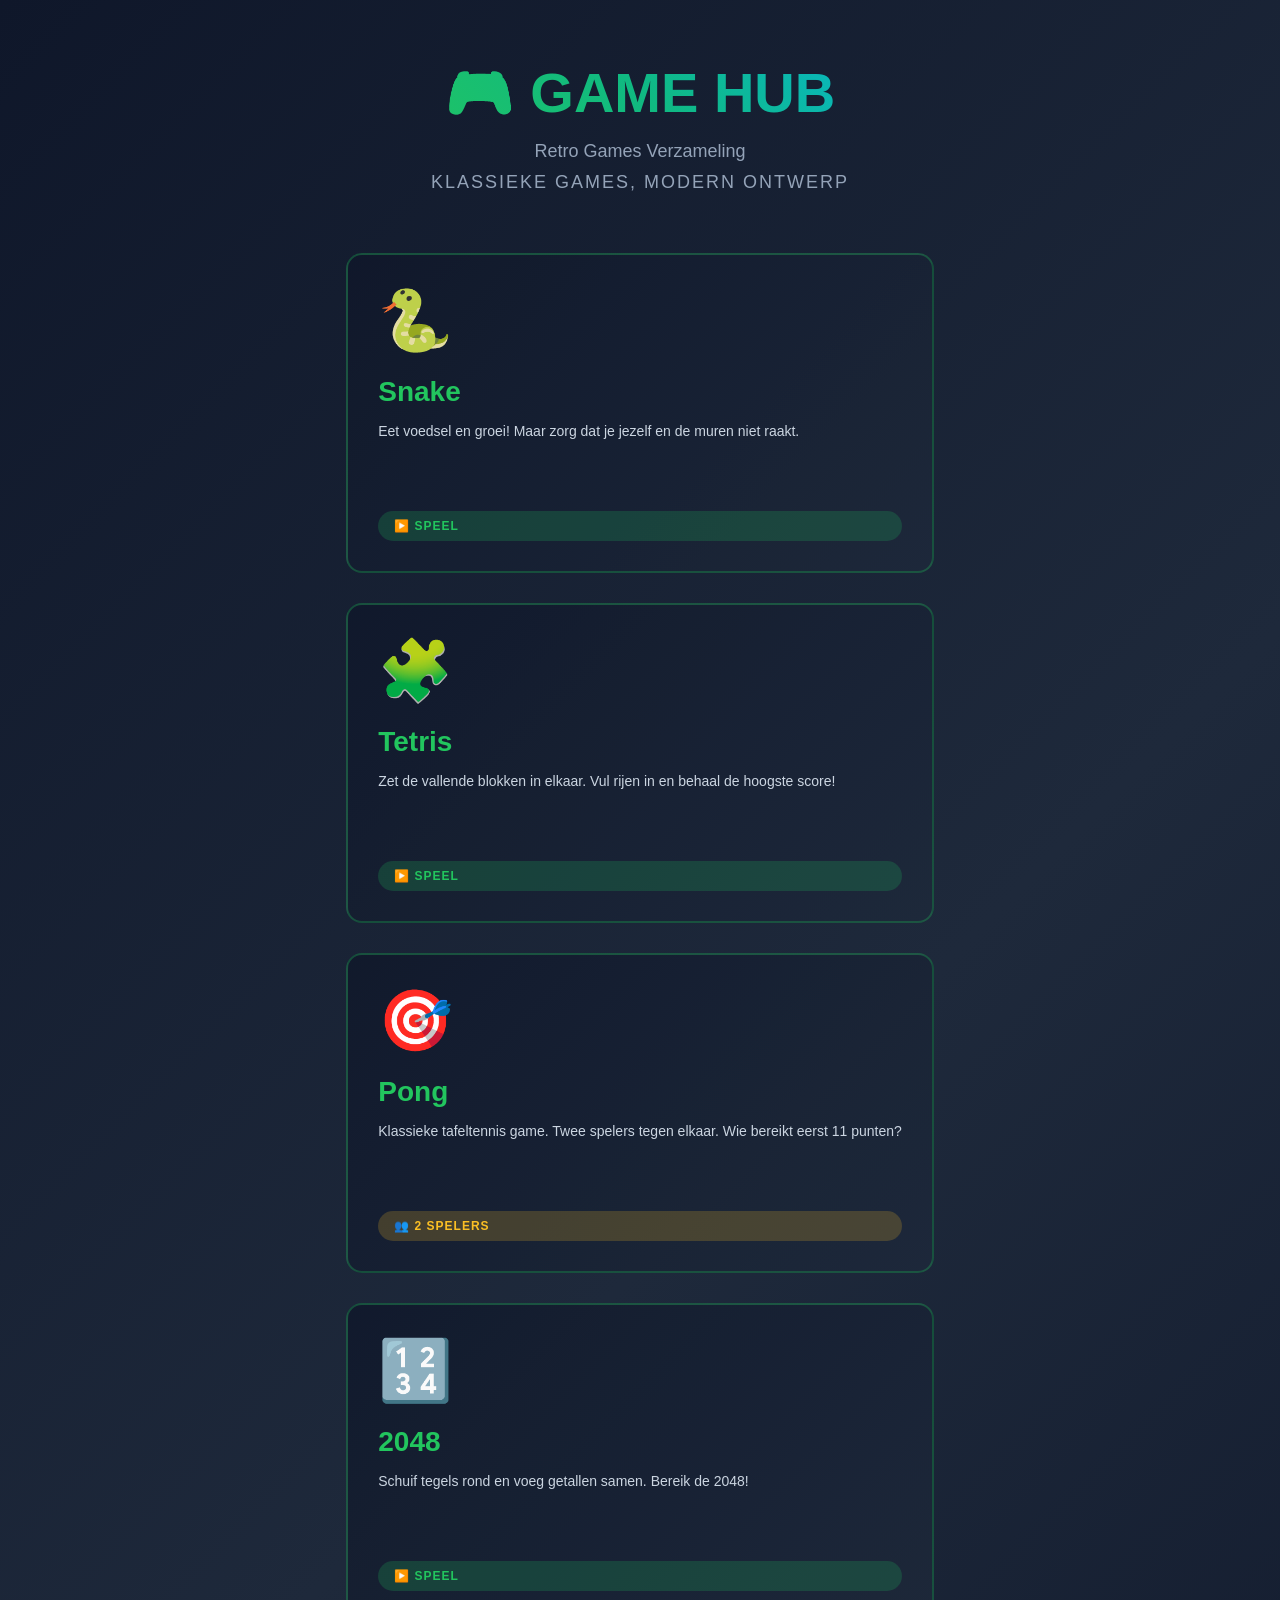
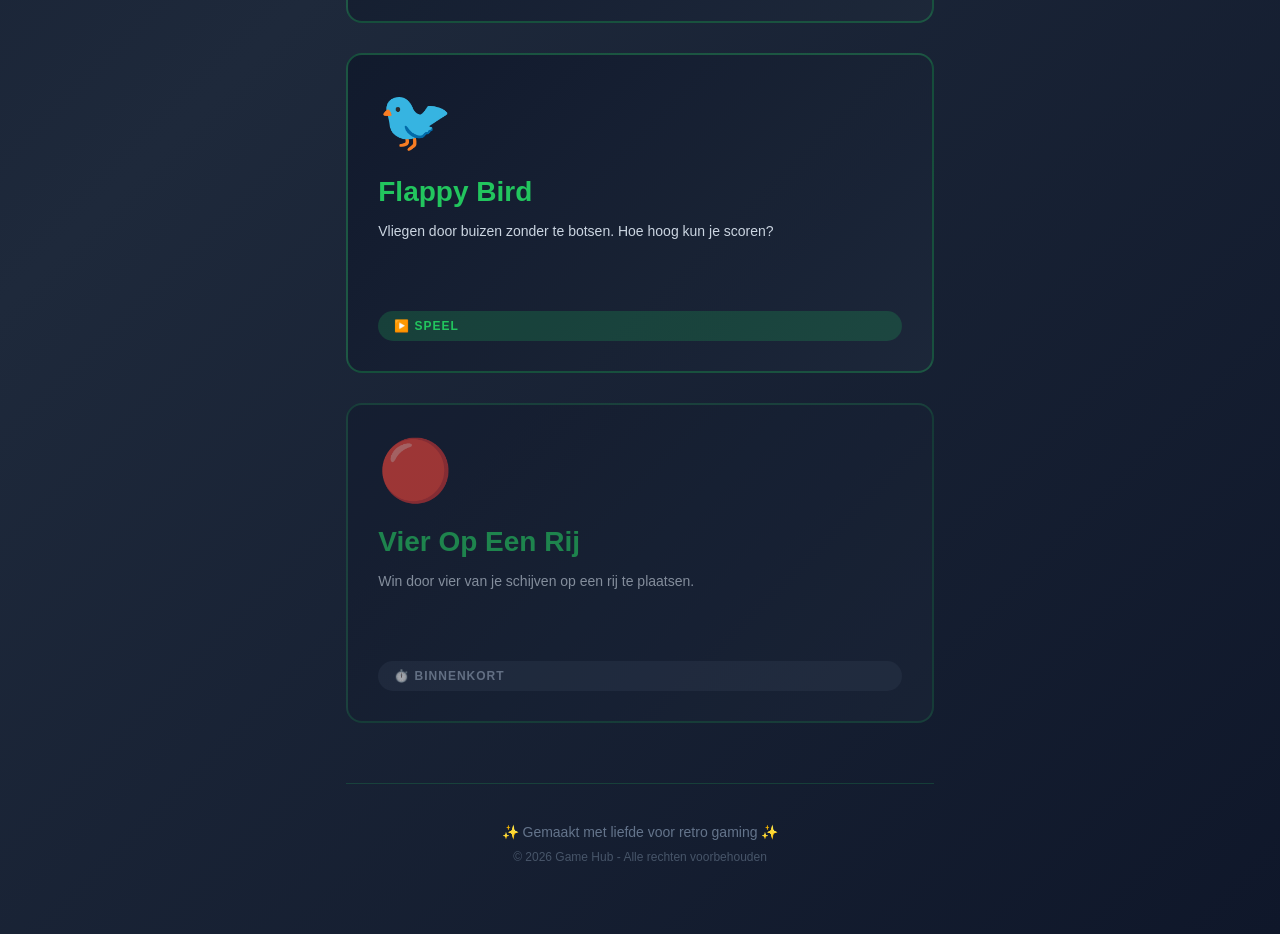
<file: index.html>
<!DOCTYPE html>
<html lang="nl">
<head>
  <meta charset="UTF-8">
  <meta name="viewport" content="width=device-width, initial-scale=1.0">
  <title>🎮 Game Hub - Retro Games</title>
  <link rel="stylesheet" href="style.css">
  <style>
    * {
      margin: 0;
      padding: 0;
      box-sizing: border-box;
    }

    body {
      font-family: "Segoe UI", Tahoma, Geneva, Verdana, sans-serif;
      background: linear-gradient(135deg, #0f172a 0%, #1e293b 50%, #0f172a 100%);
      color: white;
      min-height: 100vh;
      padding: 20px;
      overflow-x: hidden;
    }

    .container {
      max-width: 1200px;
      margin: 0 auto;
      padding: 40px 20px;
    }

    .header {
      text-align: center;
      margin-bottom: 60px;
    }

    .header h1 {
      font-size: 56px;
      margin-bottom: 15px;
      background: linear-gradient(45deg, #22c55e, #10b981, #06b6d4);
      -webkit-background-clip: text;
      -webkit-text-fill-color: transparent;
      background-clip: text;
      animation: glow 2s ease-in-out infinite;
    }

    @keyframes glow {
      0%, 100% {
        text-shadow: 0 0 20px rgba(34, 197, 94, 0.5);
      }
      50% {
        text-shadow: 0 0 40px rgba(34, 197, 94, 0.8);
      }
    }

    .header p {
      font-size: 18px;
      color: #94a3b8;
      margin-bottom: 10px;
    }

    .tagline {
      font-size: 14px;
      color: #64748b;
      letter-spacing: 2px;
      text-transform: uppercase;
    }

    .games-grid {
      display: grid;
      grid-template-columns: repeat(auto-fit, minmax(280px, 1fr));
      gap: 30px;
      margin-bottom: 60px;
    }

    .game-card {
      position: relative;
      background: linear-gradient(135deg, rgba(15, 23, 42, 0.8), rgba(30, 41, 59, 0.8));
      border: 2px solid rgba(34, 197, 94, 0.3);
      border-radius: 16px;
      padding: 30px;
      cursor: pointer;
      transition: all 0.4s cubic-bezier(0.175, 0.885, 0.32, 1.275);
      overflow: hidden;
      text-decoration: none;
      color: white;
      display: flex;
      flex-direction: column;
      justify-content: space-between;
      min-height: 320px;
    }

    .game-card::before {
      content: '';
      position: absolute;
      top: 0;
      left: -100%;
      width: 100%;
      height: 100%;
      background: linear-gradient(90deg, transparent, rgba(34, 197, 94, 0.2), transparent);
      transition: left 0.5s;
    }

    .game-card:hover::before {
      left: 100%;
    }

    .game-card:hover {
      border-color: #22c55e;
      transform: translateY(-10px) scale(1.02);
      box-shadow: 0 20px 60px rgba(34, 197, 94, 0.3);
      background: linear-gradient(135deg, rgba(15, 23, 42, 1), rgba(30, 41, 59, 1));
    }

    .game-card.coming-soon {
      opacity: 0.6;
      cursor: not-allowed;
    }

    .game-card.coming-soon:hover {
      transform: none;
      border-color: rgba(34, 197, 94, 0.3);
      box-shadow: none;
    }

    .game-icon {
      font-size: 60px;
      margin-bottom: 20px;
    }

    .game-title {
      font-size: 28px;
      font-weight: 700;
      margin-bottom: 12px;
      color: #22c55e;
    }

    .game-description {
      font-size: 14px;
      color: #cbd5e1;
      margin-bottom: 20px;
      flex-grow: 1;
      line-height: 1.6;
    }

    .game-status {
      display: inline-block;
      background: rgba(34, 197, 94, 0.2);
      color: #22c55e;
      padding: 8px 16px;
      border-radius: 20px;
      font-size: 12px;
      font-weight: 600;
      text-transform: uppercase;
      letter-spacing: 1px;
    }

    .game-status.coming {
      background: rgba(100, 116, 139, 0.2);
      color: #94a3b8;
    }

    .game-status.multiplayer {
      background: rgba(251, 191, 36, 0.2);
      color: #fbbf24;
    }

    .game-card:hover .game-status {
      background: rgba(34, 197, 94, 0.3);
    }

    .game-card:hover .game-status.multiplayer {
      background: rgba(251, 191, 36, 0.3);
    }

    .footer {
      text-align: center;
      padding-top: 40px;
      border-top: 1px solid rgba(34, 197, 94, 0.2);
      color: #64748b;
    }

    .footer p {
      font-size: 14px;
      margin-bottom: 10px;
    }

    .social-links {
      display: flex;
      justify-content: center;
      gap: 20px;
      margin-top: 15px;
    }

    .social-links a {
      color: #22c55e;
      text-decoration: none;
      transition: all 0.3s;
      font-size: 14px;
    }

    .social-links a:hover {
      color: #10b981;
      transform: translateY(-2px);
    }

    @media (max-width: 768px) {
      .header h1 {
        font-size: 40px;
      }

      .games-grid {
        grid-template-columns: 1fr;
      }

      .game-card {
        min-height: 280px;
      }

      .game-title {
        font-size: 24px;
      }

      .game-icon {
        font-size: 48px;
      }
    }
  </style>
</head>
<body>
  <div class="container">
    <div class="header">
      <h1>🎮 GAME HUB</h1>
      <p>Retro Games Verzameling</p>
      <p class="tagline">Klassieke Games, Modern Ontwerp</p>
    </div>

    <div class="games-grid">
      <a href="snake.html" class="game-card">
        <div>
          <div class="game-icon">🐍</div>
          <div class="game-title">Snake</div>
          <p class="game-description">Eet voedsel en groei! Maar zorg dat je jezelf en de muren niet raakt.</p>
        </div>
        <span class="game-status">▶️ SPEEL</span>
      </a>

      <a href="tetris.html" class="game-card">
        <div>
          <div class="game-icon">🧩</div>
          <div class="game-title">Tetris</div>
          <p class="game-description">Zet de vallende blokken in elkaar. Vul rijen in en behaal de hoogste score!</p>
        </div>
        <span class="game-status">▶️ SPEEL</span>
      </a>

      <a href="pong.html" class="game-card">
        <div>
          <div class="game-icon">🎯</div>
          <div class="game-title">Pong</div>
          <p class="game-description">Klassieke tafeltennis game. Twee spelers tegen elkaar. Wie bereikt eerst 11 punten?</p>
        </div>
        <span class="game-status multiplayer">👥 2 SPELERS</span>
      </a>

      <a href="2048.html" class="game-card">
        <div>
          <div class="game-icon">🔢</div>
          <div class="game-title">2048</div>
          <p class="game-description">Schuif tegels rond en voeg getallen samen. Bereik de 2048!</p>
        </div>
        <span class="game-status">▶️ SPEEL</span>
      </a>

      <a href="flappybird.html" class="game-card">
        <div>
          <div class="game-icon">🐦</div>
          <div class="game-title">Flappy Bird</div>
          <p class="game-description">Vliegen door buizen zonder te botsen. Hoe hoog kun je scoren?</p>
        </div>
        <span class="game-status">▶️ SPEEL</span>
      </a>

      <div class="game-card coming-soon">
        <div>
          <div class="game-icon">🔴</div>
          <div class="game-title">Vier Op Een Rij</div>
          <p class="game-description">Win door vier van je schijven op een rij te plaatsen.</p>
        </div>
        <span class="game-status coming">⏱️ BINNENKORT</span>
      </div>
    </div>

    <div class="footer">
      <p>✨ Gemaakt met liefde voor retro gaming ✨</p>
      <p style="font-size: 12px; color: #475569;">© 2026 Game Hub - Alle rechten voorbehouden</p>
    </div>
  </div>
</body>
</html>
</file>
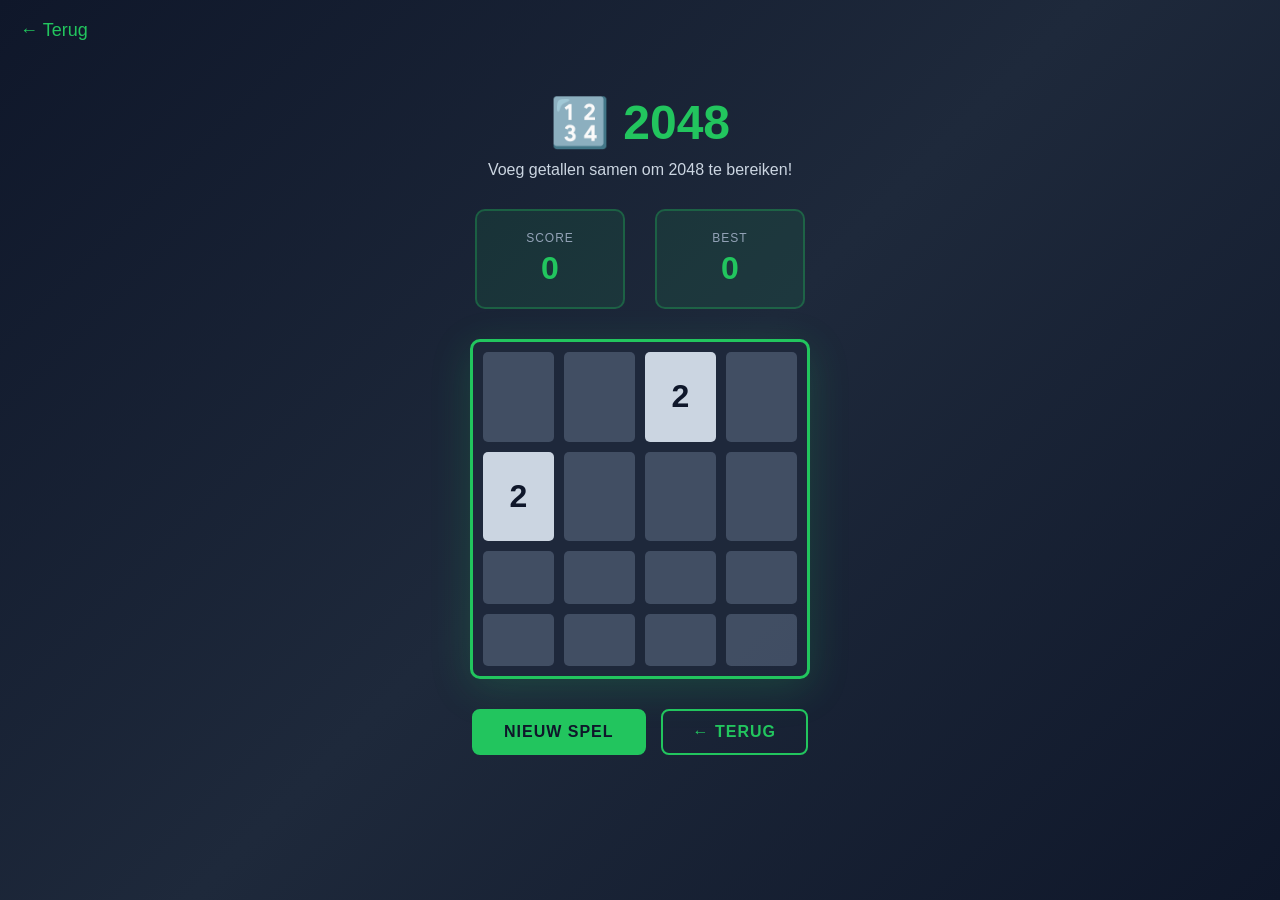
<file: 2048.html>
<!DOCTYPE html>
<html lang="nl">
<head>
  <meta charset="UTF-8">
  <meta name="viewport" content="width=device-width, initial-scale=1.0">
  <title>2048 - Game</title>
  <style>
    * {
      margin: 0;
      padding: 0;
      box-sizing: border-box;
    }

    body {
      font-family: "Segoe UI", Tahoma, Geneva, Verdana, sans-serif;
      background: linear-gradient(135deg, #0f172a 0%, #1e293b 50%, #0f172a 100%);
      color: white;
      min-height: 100vh;
      display: flex;
      flex-direction: column;
      justify-content: center;
      align-items: center;
      padding: 20px;
    }

    .container {
      text-align: center;
    }

    h1 {
      margin-bottom: 10px;
      font-size: 48px;
      color: #22c55e;
    }

    .info {
      margin-bottom: 30px;
      color: #cbd5e1;
    }

    .stats {
      display: flex;
      justify-content: center;
      gap: 30px;
      margin-bottom: 30px;
      flex-wrap: wrap;
    }

    .stat-box {
      background: rgba(34, 197, 94, 0.1);
      border: 2px solid rgba(34, 197, 94, 0.3);
      padding: 20px 30px;
      border-radius: 10px;
      min-width: 150px;
    }

    .stat-label {
      font-size: 12px;
      color: #94a3b8;
      text-transform: uppercase;
      letter-spacing: 1px;
      margin-bottom: 5px;
    }

    .stat-value {
      font-size: 32px;
      font-weight: bold;
      color: #22c55e;
    }

    #gameBoard {
      width: 340px;
      height: 340px;
      background: rgba(30, 41, 59, 0.9);
      border: 3px solid #22c55e;
      border-radius: 10px;
      display: grid;
      grid-template-columns: repeat(4, 1fr);
      gap: 10px;
      padding: 10px;
      margin: 0 auto 30px;
      box-shadow: 0 10px 40px rgba(34, 197, 94, 0.2);
    }

    .tile {
      background: rgba(100, 116, 139, 0.5);
      border-radius: 5px;
      display: flex;
      align-items: center;
      justify-content: center;
      font-size: 32px;
      font-weight: bold;
      color: white;
      transition: all 0.15s ease-in-out;
    }

    .tile.new {
      animation: pop 0.15s ease-in-out;
    }

    @keyframes pop {
      0% {
        transform: scale(0.5);
        opacity: 0;
      }
      100% {
        transform: scale(1);
        opacity: 1;
      }
    }

    .tile[data-value="2"] { background: #cbd5e1; color: #0f172a; }
    .tile[data-value="4"] { background: #bfdbfe; color: #0f172a; }
    .tile[data-value="8"] { background: #93c5fd; color: white; }
    .tile[data-value="16"] { background: #60a5fa; color: white; }
    .tile[data-value="32"] { background: #3b82f6; color: white; }
    .tile[data-value="64"] { background: #2563eb; color: white; }
    .tile[data-value="128"] { background: #1d4ed8; color: white; font-size: 28px; }
    .tile[data-value="256"] { background: #1e40af; color: white; font-size: 28px; }
    .tile[data-value="512"] { background: #193098; color: white; font-size: 28px; }
    .tile[data-value="1024"] { background: #182d7a; color: white; font-size: 24px; }
    .tile[data-value="2048"] { background: #22c55e; color: #0f172a; font-weight: bold; }

    .buttons {
      display: flex;
      gap: 15px;
      justify-content: center;
      flex-wrap: wrap;
      margin-bottom: 20px;
    }

    button {
      padding: 12px 30px;
      font-size: 16px;
      border: none;
      border-radius: 8px;
      cursor: pointer;
      transition: all 0.3s;
      font-weight: 600;
      text-transform: uppercase;
      letter-spacing: 1px;
    }

    .btn-primary {
      background: #22c55e;
      color: #0f172a;
      border: 2px solid #22c55e;
    }

    .btn-primary:hover {
      background: #10b981;
      border-color: #10b981;
      transform: translateY(-2px);
    }

    .btn-secondary {
      background: transparent;
      color: #22c55e;
      border: 2px solid #22c55e;
    }

    .btn-secondary:hover {
      background: rgba(34, 197, 94, 0.1);
      transform: translateY(-2px);
    }

    .message {
      font-size: 20px;
      margin-top: 20px;
      height: 30px;
      color: #fbbf24;
      font-weight: bold;
    }

    .back-link {
      position: absolute;
      top: 20px;
      left: 20px;
      color: #22c55e;
      text-decoration: none;
      font-size: 18px;
      transition: all 0.3s;
    }

    .back-link:hover {
      color: #10b981;
      transform: translateX(-5px);
    }

    @media (max-width: 480px) {
      h1 {
        font-size: 36px;
      }

      #gameBoard {
        width: 100%;
        max-width: 300px;
        height: 300px;
      }

      .tile {
        font-size: 24px;
      }

      .stats {
        gap: 15px;
      }

      .stat-box {
        min-width: 120px;
        padding: 15px 20px;
      }

      .stat-value {
        font-size: 24px;
      }
    }
  </style>
</head>
<body>
  <a href="index.html" class="back-link">← Terug</a>
  
  <div class="container">
    <h1>🔢 2048</h1>
    <p class="info">Voeg getallen samen om 2048 te bereiken!</p>

    <div class="stats">
      <div class="stat-box">
        <div class="stat-label">Score</div>
        <div class="stat-value" id="score">0</div>
      </div>
      <div class="stat-box">
        <div class="stat-label">Best</div>
        <div class="stat-value" id="best">0</div>
      </div>
    </div>

    <div id="gameBoard"></div>

    <div class="buttons">
      <button class="btn-primary" onclick="newGame()">Nieuw Spel</button>
      <button class="btn-secondary" onclick="goBack()">← Terug</button>
    </div>

    <div class="message" id="message"></div>
  </div>

  <script>
    const board = [];
    let score = 0;
    let best = localStorage.getItem('2048_best') || 0;
    const boardSize = 4;

    document.getElementById('best').textContent = best;

    // Keyboard controls
    document.addEventListener('keydown', (e) => {
      if (['ArrowUp', 'ArrowDown', 'ArrowLeft', 'ArrowRight'].includes(e.key)) {
        e.preventDefault();
        const direction = e.key.replace('Arrow', '').toLowerCase();
        move(direction);
      }
    });

    function initBoard() {
      for (let i = 0; i < boardSize; i++) {
        board[i] = [];
        for (let j = 0; j < boardSize; j++) {
          board[i][j] = 0;
        }
      }
      addNewTile();
      addNewTile();
      render();
    }

    function addNewTile() {
      const empty = [];
      for (let i = 0; i < boardSize; i++) {
        for (let j = 0; j < boardSize; j++) {
          if (board[i][j] === 0) {
            empty.push({ x: i, y: j });
          }
        }
      }
      if (empty.length > 0) {
        const pos = empty[Math.floor(Math.random() * empty.length)];
        board[pos.x][pos.y] = Math.random() < 0.9 ? 2 : 4;
      }
    }

    function render() {
      const gameBoard = document.getElementById('gameBoard');
      gameBoard.innerHTML = '';
      for (let i = 0; i < boardSize; i++) {
        for (let j = 0; j < boardSize; j++) {
          const tile = document.createElement('div');
          tile.className = 'tile';
          const value = board[i][j];
          if (value !== 0) {
            tile.textContent = value;
            tile.setAttribute('data-value', value);
          }
          gameBoard.appendChild(tile);
        }
      }
      document.getElementById('score').textContent = score;
    }

    function move(direction) {
      let moved = false;
      const oldBoard = JSON.parse(JSON.stringify(board));

      if (direction === 'left') {
        for (let i = 0; i < boardSize; i++) {
          board[i] = slide(board[i]);
          board[i] = combine(board[i]);
          board[i] = slide(board[i]);
        }
      } else if (direction === 'right') {
        for (let i = 0; i < boardSize; i++) {
          board[i] = board[i].reverse();
          board[i] = slide(board[i]);
          board[i] = combine(board[i]);
          board[i] = slide(board[i]);
          board[i] = board[i].reverse();
        }
      } else if (direction === 'up') {
        for (let j = 0; j < boardSize; j++) {
          const col = [];
          for (let i = 0; i < boardSize; i++) {
            col.push(board[i][j]);
          }
          col = slide(col);
          col = combine(col);
          col = slide(col);
          for (let i = 0; i < boardSize; i++) {
            board[i][j] = col[i];
          }
        }
      } else if (direction === 'down') {
        for (let j = 0; j < boardSize; j++) {
          let col = [];
          for (let i = boardSize - 1; i >= 0; i--) {
            col.push(board[i][j]);
          }
          col = slide(col);
          col = combine(col);
          col = slide(col);
          for (let i = 0; i < boardSize; i++) {
            board[boardSize - 1 - i][j] = col[i];
          }
        }
      }

      moved = JSON.stringify(oldBoard) !== JSON.stringify(board);
      if (moved) {
        addNewTile();
        render();
        checkGameStatus();
      }
    }

    function slide(line) {
      return line.filter(val => val !== 0).concat(Array(boardSize - line.filter(val => val !== 0).length).fill(0));
    }

    function combine(line) {
      for (let i = 0; i < line.length - 1; i++) {
        if (line[i] !== 0 && line[i] === line[i + 1]) {
          line[i] *= 2;
          score += line[i];
          line.splice(i + 1, 1);
          line.push(0);

          if (line[i] === 2048) {
            document.getElementById('message').textContent = '🎉 JE HEBT 2048 BEREIKT!';
          }
        }
      }
      return line;
    }

    function checkGameStatus() {
      let hasEmpty = false;
      for (let i = 0; i < boardSize; i++) {
        for (let j = 0; j < boardSize; j++) {
          if (board[i][j] === 0) hasEmpty = true;
        }
      }

      if (!hasEmpty) {
        let canMove = false;
        for (let i = 0; i < boardSize; i++) {
          for (let j = 0; j < boardSize - 1; j++) {
            if (board[i][j] === board[i][j + 1]) canMove = true;
          }
        }
        for (let j = 0; j < boardSize; j++) {
          for (let i = 0; i < boardSize - 1; i++) {
            if (board[i][j] === board[i + 1][j]) canMove = true;
          }
        }

        if (!canMove) {
          document.getElementById('message').textContent = '💀 GAME OVER!';
          if (score > best) {
            best = score;
            localStorage.setItem('2048_best', best);
            document.getElementById('best').textContent = best;
          }
        }
      }
    }

    function newGame() {
      board.length = 0;
      score = 0;
      document.getElementById('message').textContent = '';
      initBoard();
    }

    function goBack() {
      window.location.href = 'index.html';
    }

    newGame();
  </script>
</body>
</html>
</file>
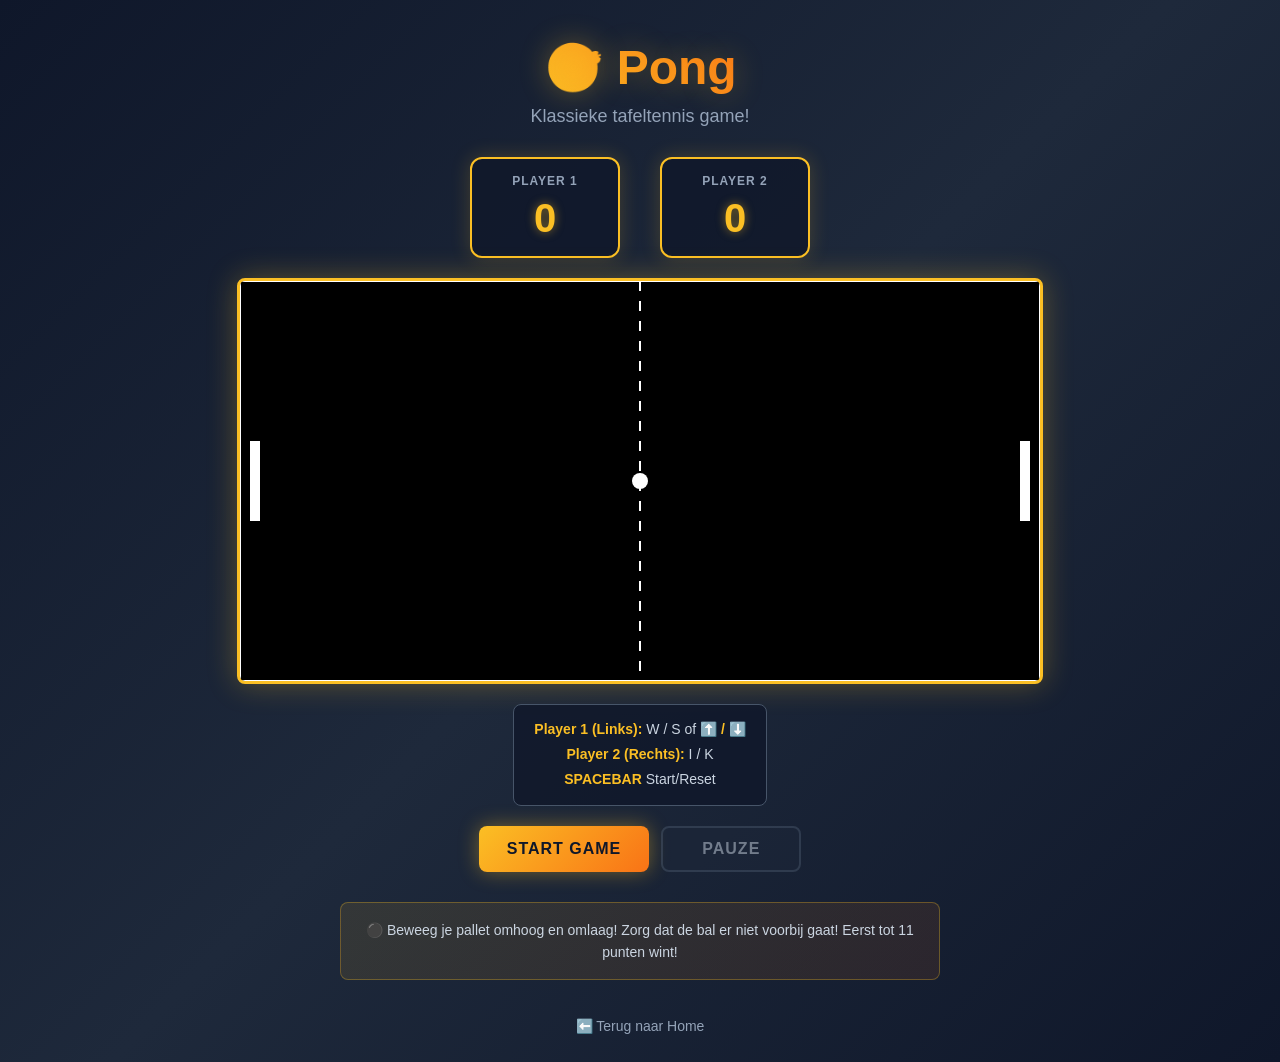
<file: pong.html>
<!DOCTYPE html>
<html lang="nl">
<head>
  <meta charset="UTF-8">
  <meta name="viewport" content="width=device-width, initial-scale=1.0">
  <title>🎯 Pong Game</title>
  <style>
    * {
      margin: 0;
      padding: 0;
      box-sizing: border-box;
    }

    body {
      font-family: "Segoe UI", Tahoma, Geneva, Verdana, sans-serif;
      background: linear-gradient(135deg, #0f172a 0%, #1e293b 50%, #0f172a 100%);
      color: white;
      min-height: 100vh;
      display: flex;
      justify-content: center;
      align-items: center;
      padding: 20px;
    }

    .pong-container {
      display: flex;
      flex-direction: column;
      align-items: center;
      gap: 30px;
      max-width: 900px;
      width: 100%;
    }

    .pong-header {
      text-align: center;
      margin-top: 20px;
    }

    .pong-header h1 {
      font-size: 48px;
      margin-bottom: 10px;
      background: linear-gradient(45deg, #fbbf24, #f97316);
      -webkit-background-clip: text;
      -webkit-text-fill-color: transparent;
      background-clip: text;
      text-shadow: 0 0 30px rgba(251, 191, 36, 0.3);
    }

    .subtitle {
      font-size: 18px;
      color: #94a3b8;
      font-weight: 300;
    }

    .game-wrapper {
      display: flex;
      flex-direction: column;
      align-items: center;
      gap: 20px;
      width: 100%;
    }

    .stats-panel {
      display: flex;
      gap: 40px;
      justify-content: center;
      width: 100%;
    }

    .stat {
      background: rgba(15, 23, 42, 0.8);
      border: 2px solid #fbbf24;
      border-radius: 12px;
      padding: 15px 30px;
      text-align: center;
      min-width: 150px;
      box-shadow: 0 0 20px rgba(251, 191, 36, 0.2);
    }

    .stat-label {
      display: block;
      font-size: 12px;
      color: #94a3b8;
      text-transform: uppercase;
      letter-spacing: 1px;
      margin-bottom: 8px;
      font-weight: 600;
    }

    .stat-value {
      display: block;
      font-size: 40px;
      font-weight: bold;
      color: #fbbf24;
      text-shadow: 0 0 10px rgba(251, 191, 36, 0.5);
    }

    #pongCanvas {
      border: 3px solid #fbbf24;
      background: #000;
      box-shadow: 0 0 30px rgba(251, 191, 36, 0.3);
      border-radius: 8px;
      display: block;
      image-rendering: pixelated;
      image-rendering: crisp-edges;
    }

    .controls {
      display: flex;
      flex-direction: column;
      align-items: center;
      gap: 20px;
      width: 100%;
    }

    .keyboard-hint {
      background: rgba(15, 23, 42, 0.8);
      border: 1px solid #475569;
      border-radius: 8px;
      padding: 12px 20px;
      text-align: center;
      max-width: 600px;
    }

    .keyboard-hint p {
      font-size: 14px;
      color: #cbd5e1;
      margin: 0;
      line-height: 1.8;
    }

    .keyboard-hint strong {
      color: #fbbf24;
      font-weight: 600;
    }

    .button-group {
      display: flex;
      gap: 12px;
      justify-content: center;
      flex-wrap: wrap;
      width: 100%;
      max-width: 500px;
    }

    .btn {
      padding: 12px 28px;
      font-size: 16px;
      font-weight: 600;
      border: none;
      border-radius: 8px;
      cursor: pointer;
      transition: all 0.3s ease;
      text-transform: uppercase;
      letter-spacing: 1px;
      min-width: 140px;
    }

    .btn-primary {
      background: linear-gradient(135deg, #fbbf24, #f97316);
      color: #0f172a;
      box-shadow: 0 0 20px rgba(251, 191, 36, 0.4);
    }

    .btn-primary:hover:not(:disabled) {
      transform: translateY(-2px);
      box-shadow: 0 0 30px rgba(251, 191, 36, 0.6);
    }

    .btn-primary:active:not(:disabled) {
      transform: translateY(0);
    }

    .btn-secondary {
      background: rgba(30, 41, 59, 0.8);
      color: #cbd5e1;
      border: 2px solid #475569;
    }

    .btn-secondary:hover:not(:disabled) {
      border-color: #fbbf24;
      color: #fbbf24;
      background: rgba(30, 41, 59, 1);
    }

    .btn:disabled {
      opacity: 0.5;
      cursor: not-allowed;
    }

    .info-box {
      background: linear-gradient(135deg, rgba(251, 191, 36, 0.1), rgba(249, 115, 22, 0.1));
      border: 1px solid rgba(251, 191, 36, 0.3);
      border-radius: 8px;
      padding: 16px;
      text-align: center;
      max-width: 600px;
    }

    .info-box p {
      margin: 0;
      color: #cbd5e1;
      font-size: 14px;
      line-height: 1.6;
    }

    .back-link {
      color: #94a3b8;
      text-decoration: none;
      font-size: 14px;
      transition: all 0.3s ease;
      padding: 8px 16px;
      border-radius: 6px;
    }

    .back-link:hover {
      color: #fbbf24;
      background: rgba(251, 191, 36, 0.1);
    }

    @media (max-width: 768px) {
      .pong-header h1 {
        font-size: 36px;
      }

      .game-wrapper {
        gap: 15px;
      }

      #pongCanvas {
        max-width: 100%;
        height: auto;
      }

      .btn {
        min-width: 120px;
        padding: 10px 20px;
        font-size: 14px;
      }

      .stats-panel {
        gap: 20px;
      }

      .stat {
        min-width: 120px;
        padding: 12px 20px;
      }

      .stat-value {
        font-size: 32px;
      }
    }
  </style>
</head>
<body>
  <div class="pong-container">
    <div class="pong-header">
      <h1>🎯 Pong</h1>
      <p class="subtitle">Klassieke tafeltennis game!</p>
    </div>

    <div class="game-wrapper">
      <div class="stats-panel">
        <div class="stat">
          <span class="stat-label">Player 1</span>
          <span class="stat-value" id="score1">0</span>
        </div>
        <div class="stat">
          <span class="stat-label">Player 2</span>
          <span class="stat-value" id="score2">0</span>
        </div>
      </div>

      <canvas id="pongCanvas" width="800" height="400"></canvas>

      <div class="controls">
        <div class="keyboard-hint">
          <p>
            <strong>Player 1 (Links):</strong> W / S of <strong>⬆️ / ⬇️</strong><br>
            <strong>Player 2 (Rechts):</strong> I / K<br>
            <strong>SPACEBAR</strong> Start/Reset
          </p>
        </div>
        <div class="button-group">
          <button id="startBtn" class="btn btn-primary">Start Game</button>
          <button id="pauseBtn" class="btn btn-secondary" disabled>Pauze</button>
        </div>
      </div>
    </div>

    <div class="info-box">
      <p>⚫ Beweeg je pallet omhoog en omlaag! Zorg dat de bal er niet voorbij gaat! Eerst tot 11 punten wint!</p>
    </div>

    <a href="index.html" class="back-link">⬅️ Terug naar Home</a>
  </div>

  <script src="pong.js"></script>
</body>
</html>
</file>
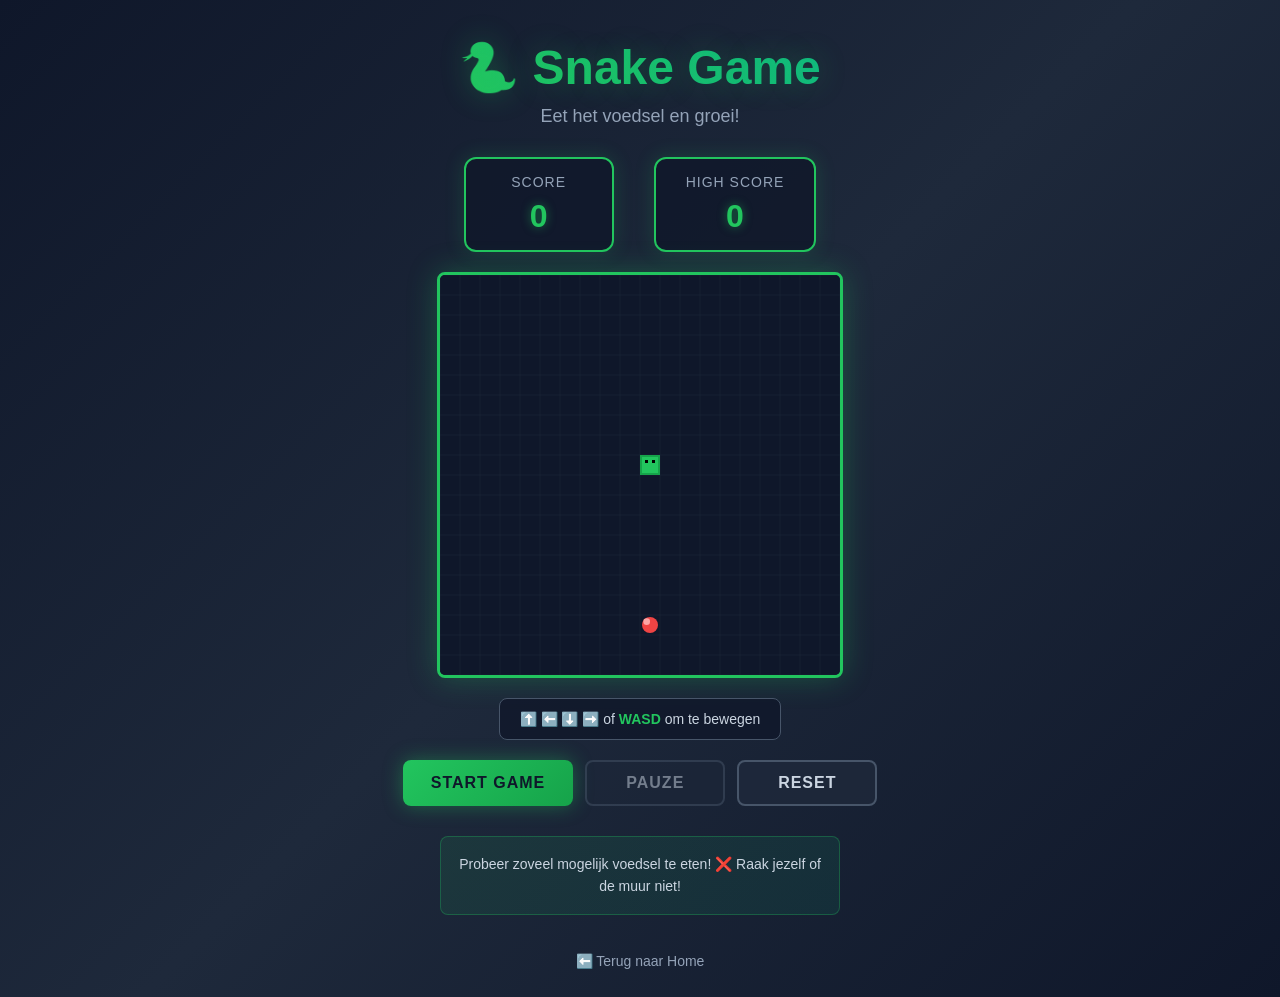
<file: snake.html>
<!DOCTYPE html>
<html lang="nl">
<head>
  <meta charset="UTF-8">
  <meta name="viewport" content="width=device-width, initial-scale=1.0">
  <title>🐍 Snake Game</title>
  <link rel="stylesheet" href="style.css">
</head>
<body>
  <div class="snake-container">
    <div class="snake-header">
      <h1>🐍 Snake Game</h1>
      <p class="subtitle">Eet het voedsel en groei!</p>
    </div>

    <div class="game-wrapper">
      <div class="stats-panel">
        <div class="stat">
          <span class="stat-label">Score</span>
          <span class="stat-value" id="score">0</span>
        </div>
        <div class="stat">
          <span class="stat-label">High Score</span>
          <span class="stat-value" id="highScore">0</span>
        </div>
      </div>

      <canvas id="gameCanvas" width="400" height="400"></canvas>

      <div class="controls">
        <div class="keyboard-hint">
          <p>⬆️ ⬅️ ⬇️ ➡️ of <strong>WASD</strong> om te bewegen</p>
        </div>
        <div class="button-group">
          <button id="startBtn" class="btn btn-primary">Start Game</button>
          <button id="pauseBtn" class="btn btn-secondary" disabled>Pauze</button>
          <button id="resetBtn" class="btn btn-secondary">Reset</button>
        </div>
      </div>
    </div>

    <div class="info-box">
      <p>Probeer zoveel mogelijk voedsel te eten! ❌ Raak jezelf of de muur niet!</p>
    </div>

    <a href="index.html" class="back-link">⬅️ Terug naar Home</a>
  </div>

  <script src="snake.js"></script>
</body>
</html>
</file>
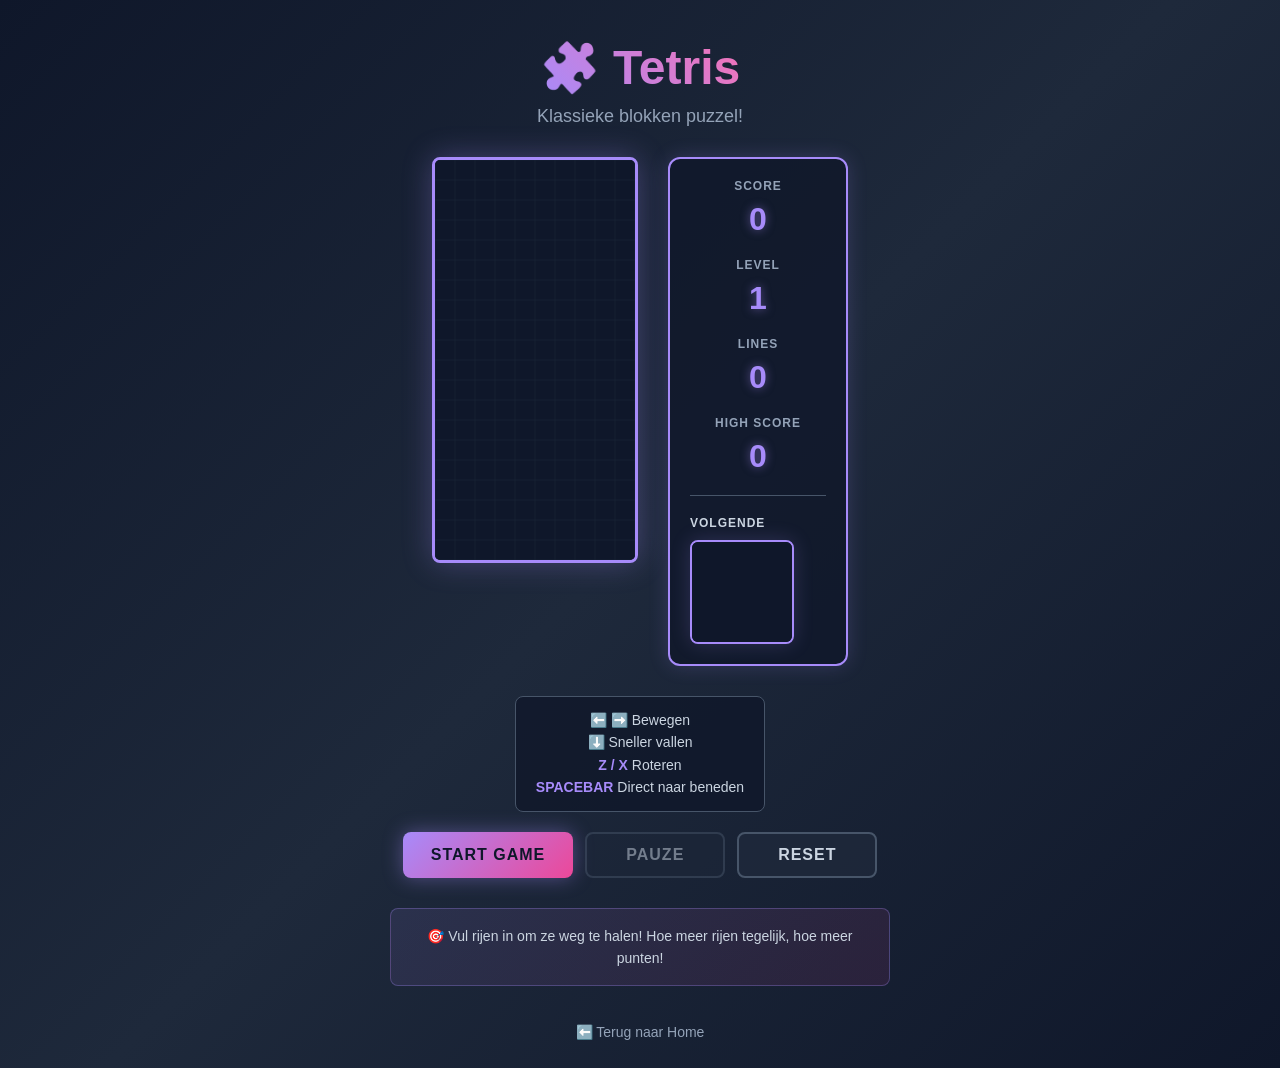
<file: tetris.html>
<!DOCTYPE html>
<html lang="nl">
<head>
  <meta charset="UTF-8">
  <meta name="viewport" content="width=device-width, initial-scale=1.0">
  <title>🧩 Tetris Game</title>
  <style>
    * {
      margin: 0;
      padding: 0;
      box-sizing: border-box;
    }

    body {
      font-family: "Segoe UI", Tahoma, Geneva, Verdana, sans-serif;
      background: linear-gradient(135deg, #0f172a 0%, #1e293b 50%, #0f172a 100%);
      color: white;
      min-height: 100vh;
      display: flex;
      justify-content: center;
      align-items: center;
      padding: 20px;
    }

    .tetris-container {
      display: flex;
      flex-direction: column;
      align-items: center;
      gap: 30px;
      max-width: 800px;
      width: 100%;
    }

    .tetris-header {
      text-align: center;
      margin-top: 20px;
    }

    .tetris-header h1 {
      font-size: 48px;
      margin-bottom: 10px;
      background: linear-gradient(45deg, #a78bfa, #f472b6);
      -webkit-background-clip: text;
      -webkit-text-fill-color: transparent;
      background-clip: text;
    }

    .subtitle {
      font-size: 18px;
      color: #94a3b8;
      font-weight: 300;
    }

    .game-wrapper {
      display: flex;
      gap: 30px;
      align-items: flex-start;
      flex-wrap: wrap;
      justify-content: center;
      width: 100%;
    }

    .game-section {
      display: flex;
      flex-direction: column;
      align-items: center;
      gap: 15px;
    }

    .stats-panel {
      background: rgba(15, 23, 42, 0.8);
      border: 2px solid #a78bfa;
      border-radius: 12px;
      padding: 20px;
      min-width: 180px;
      box-shadow: 0 0 20px rgba(167, 139, 250, 0.2);
    }

    .stat {
      margin-bottom: 20px;
      text-align: center;
    }

    .stat:last-child {
      margin-bottom: 0;
    }

    .stat-label {
      display: block;
      font-size: 12px;
      color: #94a3b8;
      text-transform: uppercase;
      letter-spacing: 1px;
      margin-bottom: 8px;
      font-weight: 600;
    }

    .stat-value {
      display: block;
      font-size: 32px;
      font-weight: bold;
      color: #a78bfa;
      text-shadow: 0 0 10px rgba(167, 139, 250, 0.5);
    }

    #tetrisCanvas {
      border: 3px solid #a78bfa;
      background: #0f172a;
      box-shadow: 0 0 30px rgba(167, 139, 250, 0.3);
      border-radius: 8px;
      display: block;
      image-rendering: pixelated;
      image-rendering: crisp-edges;
    }

    #nextCanvas {
      border: 2px solid #a78bfa;
      background: #0f172a;
      box-shadow: 0 0 20px rgba(167, 139, 250, 0.2);
      border-radius: 8px;
      display: block;
      image-rendering: pixelated;
      image-rendering: crisp-edges;
      margin-top: 10px;
    }

    .next-label {
      font-size: 12px;
      text-transform: uppercase;
      letter-spacing: 1px;
      color: #cbd5e1;
      margin-bottom: 8px;
      font-weight: 600;
    }

    .controls {
      display: flex;
      flex-direction: column;
      align-items: center;
      gap: 20px;
      width: 100%;
    }

    .keyboard-hint {
      background: rgba(15, 23, 42, 0.8);
      border: 1px solid #475569;
      border-radius: 8px;
      padding: 12px 20px;
      text-align: center;
      max-width: 500px;
    }

    .keyboard-hint p {
      font-size: 14px;
      color: #cbd5e1;
      margin: 0;
      line-height: 1.6;
    }

    .keyboard-hint strong {
      color: #a78bfa;
      font-weight: 600;
    }

    .button-group {
      display: flex;
      gap: 12px;
      justify-content: center;
      flex-wrap: wrap;
      width: 100%;
      max-width: 500px;
    }

    .btn {
      padding: 12px 28px;
      font-size: 16px;
      font-weight: 600;
      border: none;
      border-radius: 8px;
      cursor: pointer;
      transition: all 0.3s ease;
      text-transform: uppercase;
      letter-spacing: 1px;
      min-width: 140px;
    }

    .btn-primary {
      background: linear-gradient(135deg, #a78bfa, #ec4899);
      color: #0f172a;
      box-shadow: 0 0 20px rgba(167, 139, 250, 0.4);
    }

    .btn-primary:hover:not(:disabled) {
      transform: translateY(-2px);
      box-shadow: 0 0 30px rgba(167, 139, 250, 0.6);
    }

    .btn-primary:active:not(:disabled) {
      transform: translateY(0);
    }

    .btn-secondary {
      background: rgba(30, 41, 59, 0.8);
      color: #cbd5e1;
      border: 2px solid #475569;
    }

    .btn-secondary:hover:not(:disabled) {
      border-color: #a78bfa;
      color: #a78bfa;
      background: rgba(30, 41, 59, 1);
    }

    .btn:disabled {
      opacity: 0.5;
      cursor: not-allowed;
    }

    .info-box {
      background: linear-gradient(135deg, rgba(167, 139, 250, 0.1), rgba(236, 72, 153, 0.1));
      border: 1px solid rgba(167, 139, 250, 0.3);
      border-radius: 8px;
      padding: 16px;
      text-align: center;
      max-width: 500px;
    }

    .info-box p {
      margin: 0;
      color: #cbd5e1;
      font-size: 14px;
      line-height: 1.6;
    }

    .back-link {
      color: #94a3b8;
      text-decoration: none;
      font-size: 14px;
      transition: all 0.3s ease;
      padding: 8px 16px;
      border-radius: 6px;
    }

    .back-link:hover {
      color: #a78bfa;
      background: rgba(167, 139, 250, 0.1);
    }

    @media (max-width: 768px) {
      .tetris-header h1 {
        font-size: 36px;
      }

      .game-wrapper {
        flex-direction: column;
        gap: 20px;
      }

      #tetrisCanvas {
        max-width: 100%;
      }

      .btn {
        min-width: 120px;
        padding: 10px 20px;
        font-size: 14px;
      }

      .stats-panel {
        min-width: 150px;
      }
    }
  </style>
</head>
<body>
  <div class="tetris-container">
    <div class="tetris-header">
      <h1>🧩 Tetris</h1>
      <p class="subtitle">Klassieke blokken puzzel!</p>
    </div>

    <div class="game-wrapper">
      <div class="game-section">
        <canvas id="tetrisCanvas" width="200" height="400"></canvas>
      </div>

      <div class="stats-panel">
        <div class="stat">
          <span class="stat-label">Score</span>
          <span class="stat-value" id="score">0</span>
        </div>
        <div class="stat">
          <span class="stat-label">Level</span>
          <span class="stat-value" id="level">1</span>
        </div>
        <div class="stat">
          <span class="stat-label">Lines</span>
          <span class="stat-value" id="lines">0</span>
        </div>
        <div class="stat">
          <span class="stat-label">High Score</span>
          <span class="stat-value" id="highScore">0</span>
        </div>

        <div style="margin-top: 20px; padding-top: 20px; border-top: 1px solid #475569;">
          <p class="next-label">Volgende</p>
          <canvas id="nextCanvas" width="100" height="100"></canvas>
        </div>
      </div>
    </div>

    <div class="controls">
      <div class="keyboard-hint">
        <p>
          <strong>⬅️ ➡️</strong> Bewegen<br>
          <strong>⬇️</strong> Sneller vallen<br>
          <strong>Z / X</strong> Roteren<br>
          <strong>SPACEBAR</strong> Direct naar beneden
        </p>
      </div>
      <div class="button-group">
        <button id="startBtn" class="btn btn-primary">Start Game</button>
        <button id="pauseBtn" class="btn btn-secondary" disabled>Pauze</button>
        <button id="resetBtn" class="btn btn-secondary">Reset</button>
      </div>
    </div>

    <div class="info-box">
      <p>🎯 Vul rijen in om ze weg te halen! Hoe meer rijen tegelijk, hoe meer punten!</p>
    </div>

    <a href="index.html" class="back-link">⬅️ Terug naar Home</a>
  </div>

  <script src="tetris.js"></script>
</body>
</html>
</file>
<file: style.css>
* {
  margin: 0;
  padding: 0;
  box-sizing: border-box;
}

body {
  font-family: "Segoe UI", Tahoma, Geneva, Verdana, sans-serif;
  background: linear-gradient(135deg, #0f172a 0%, #1e293b 50%, #0f172a 100%);
  color: white;
  min-height: 100vh;
  display: flex;
  justify-content: center;
  align-items: center;
  padding: 20px;
}

.snake-container {
  display: flex;
  flex-direction: column;
  align-items: center;
  gap: 30px;
  max-width: 600px;
  width: 100%;
}

.snake-header {
  text-align: center;
  margin-top: 20px;
}

.snake-header h1 {
  font-size: 48px;
  margin-bottom: 10px;
  background: linear-gradient(45deg, #22c55e, #10b981);
  -webkit-background-clip: text;
  -webkit-text-fill-color: transparent;
  background-clip: text;
  text-shadow: 0 0 30px rgba(34, 197, 94, 0.3);
}

.subtitle {
  font-size: 18px;
  color: #94a3b8;
  font-weight: 300;
}

.game-wrapper {
  display: flex;
  flex-direction: column;
  align-items: center;
  gap: 20px;
}

.stats-panel {
  display: flex;
  gap: 40px;
  justify-content: center;
  width: 100%;
}

.stat {
  background: rgba(15, 23, 42, 0.8);
  border: 2px solid #22c55e;
  border-radius: 12px;
  padding: 15px 30px;
  text-align: center;
  min-width: 150px;
  box-shadow: 0 0 20px rgba(34, 197, 94, 0.2);
}

.stat-label {
  display: block;
  font-size: 14px;
  color: #94a3b8;
  margin-bottom: 8px;
  text-transform: uppercase;
  letter-spacing: 1px;
}

.stat-value {
  display: block;
  font-size: 32px;
  font-weight: bold;
  color: #22c55e;
  text-shadow: 0 0 10px rgba(34, 197, 94, 0.5);
}

#gameCanvas {
  border: 3px solid #22c55e;
  background: #0f172a;
  box-shadow: 0 0 30px rgba(34, 197, 94, 0.3);
  border-radius: 8px;
  display: block;
  max-width: 100%;
  height: auto;
}

.controls {
  display: flex;
  flex-direction: column;
  align-items: center;
  gap: 20px;
  width: 100%;
}

.keyboard-hint {
  background: rgba(15, 23, 42, 0.8);
  border: 1px solid #475569;
  border-radius: 8px;
  padding: 12px 20px;
  text-align: center;
}

.keyboard-hint p {
  font-size: 14px;
  color: #cbd5e1;
  margin: 0;
}

.keyboard-hint strong {
  color: #22c55e;
  font-weight: 600;
}

.button-group {
  display: flex;
  gap: 12px;
  justify-content: center;
  flex-wrap: wrap;
  width: 100%;
}

.btn {
  padding: 12px 28px;
  font-size: 16px;
  font-weight: 600;
  border: none;
  border-radius: 8px;
  cursor: pointer;
  transition: all 0.3s ease;
  text-transform: uppercase;
  letter-spacing: 1px;
  min-width: 140px;
}

.btn-primary {
  background: linear-gradient(135deg, #22c55e, #16a34a);
  color: #0f172a;
  box-shadow: 0 0 20px rgba(34, 197, 94, 0.4);
}

.btn-primary:hover:not(:disabled) {
  transform: translateY(-2px);
  box-shadow: 0 0 30px rgba(34, 197, 94, 0.6);
}

.btn-primary:active:not(:disabled) {
  transform: translateY(0);
}

.btn-secondary {
  background: rgba(30, 41, 59, 0.8);
  color: #cbd5e1;
  border: 2px solid #475569;
}

.btn-secondary:hover:not(:disabled) {
  border-color: #22c55e;
  color: #22c55e;
  background: rgba(30, 41, 59, 1);
}

.btn:disabled {
  opacity: 0.5;
  cursor: not-allowed;
}

.info-box {
  background: linear-gradient(135deg, rgba(34, 197, 94, 0.1), rgba(16, 185, 129, 0.1));
  border: 1px solid rgba(34, 197, 94, 0.3);
  border-radius: 8px;
  padding: 16px;
  text-align: center;
  max-width: 400px;
}

.info-box p {
  margin: 0;
  color: #cbd5e1;
  font-size: 14px;
  line-height: 1.6;
}

.back-link {
  color: #94a3b8;
  text-decoration: none;
  font-size: 14px;
  transition: all 0.3s ease;
  padding: 8px 16px;
  border-radius: 6px;
}

.back-link:hover {
  color: #22c55e;
  background: rgba(34, 197, 94, 0.1);
  border-radius: 6px;
}

/* Responsive design */
@media (max-width: 600px) {
  .snake-header h1 {
    font-size: 36px;
  }
  
  .subtitle {
    font-size: 16px;
  }
  
  .stats-panel {
    gap: 20px;
  }
  
  .stat {
    min-width: 120px;
    padding: 12px 20px;
  }
  
  .stat-value {
    font-size: 24px;
  }
  
  #gameCanvas {
    width: 100%;
    max-width: 400px;
  }
  
  .btn {
    min-width: 120px;
    padding: 10px 20px;
    font-size: 14px;
  }
}
</file>
